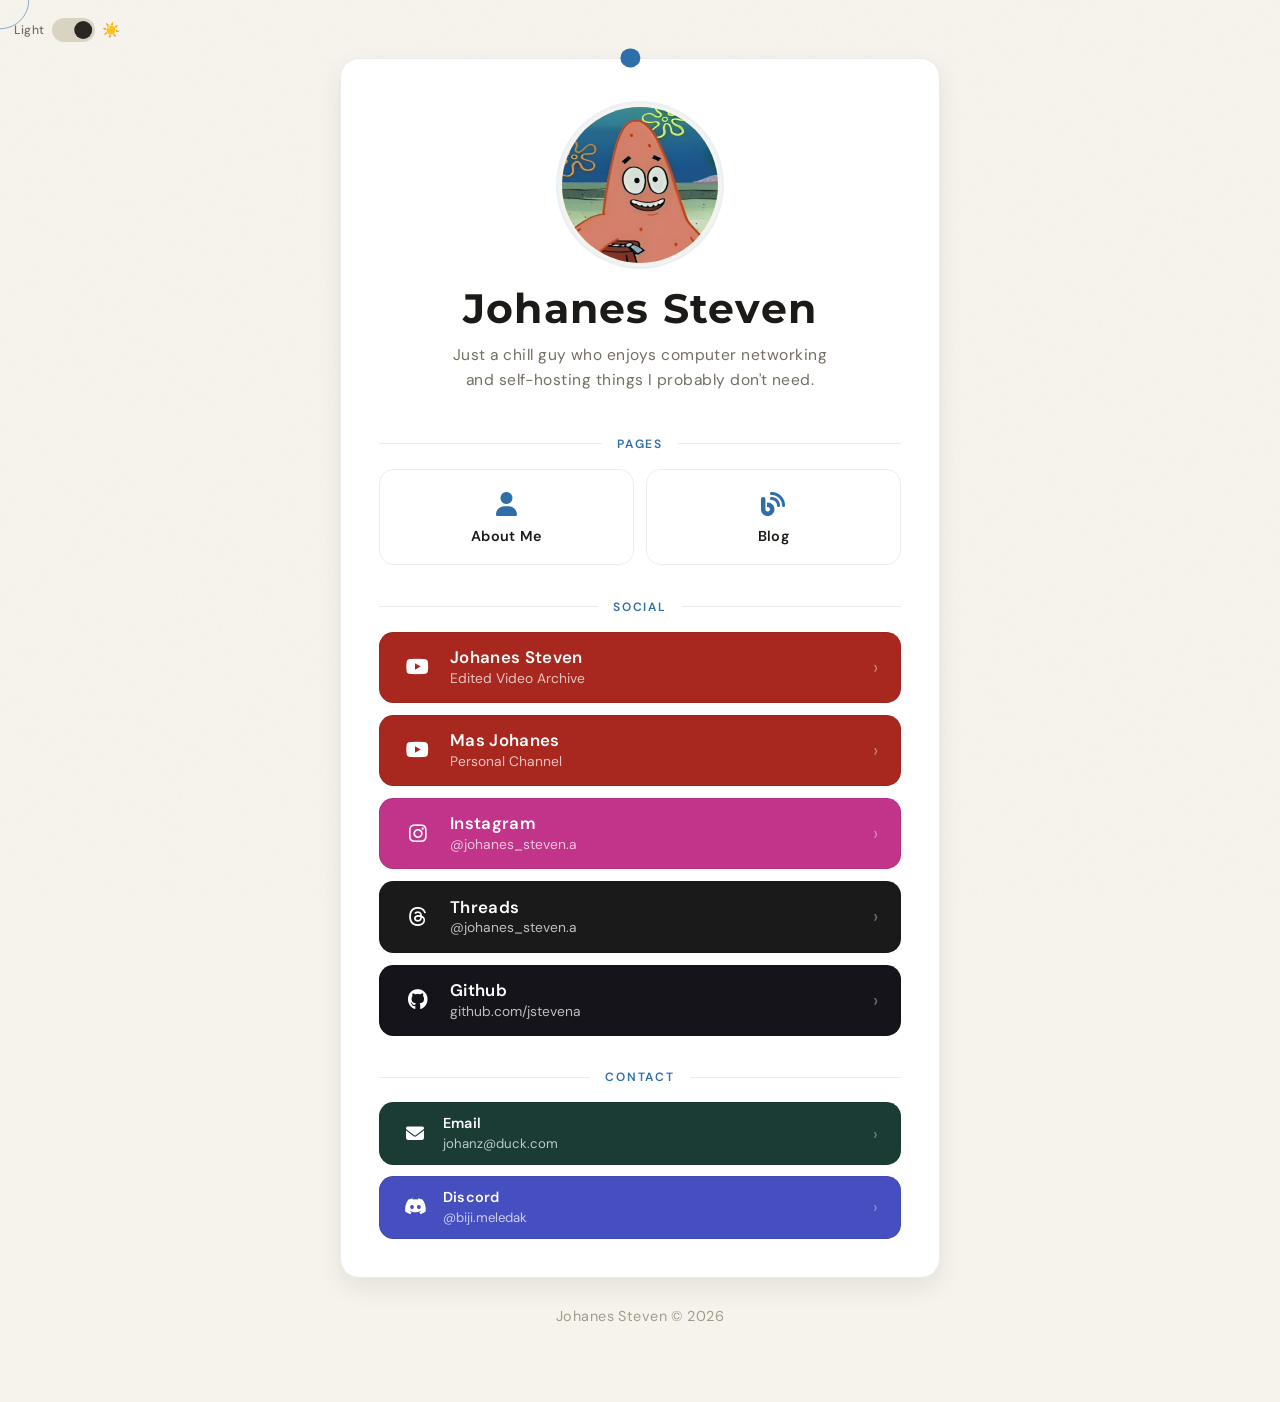
<file: appdata/html/index.html>
<!DOCTYPE html>
<html lang="en" data-theme="dark">
<head>
  <meta charset="UTF-8" />
  <meta name="viewport" content="width=device-width, initial-scale=1.0"/>
  <title>Johanz · Links</title>

  <!-- anti-flicker -->
  <script>
    (function () {
      var saved = null;
      try { saved = localStorage.getItem('theme'); } catch (e) {}
      var theme = saved || (window.matchMedia('(prefers-color-scheme: light)').matches ? 'light' : 'dark');
      document.documentElement.setAttribute('data-theme', theme);
    })();
  </script>

  <link rel="icon" type="image/png" href="favicon.ico">
  <link rel="stylesheet" href="https://cdnjs.cloudflare.com/ajax/libs/font-awesome/6.5.0/css/all.min.css" />
  <link rel="stylesheet" href="style.css" />
</head>
<body>

  <!-- - Theme Toggle - -->
  <div class="toggle-wrap">
    <span class="toggle-label" id="toggle-label">Dark</span>
    <button class="toggle" id="theme-toggle" aria-label="Toggle light/dark mode" onclick="toggleTheme()"></button>
    <span class="toggle-icon" id="toggle-icon">🌙</span>
  </div>

  <!-- - Main Card - -->
  <div class="card">

    <!-- Avatar -->
    <div class="avatar-wrap">
      <div class="avatar"><img id="profile-avatar" src="" alt="" /></div>
    </div>

    <h1 class="name" id="profile-name"></h1>
    <p class="tagline" id="profile-tagline"></p>

    <!-- - Pages Section (isinya di-render dari data.js) - -->
    <div class="pages-section">
      <div class="section-divider">
        <span class="section-label">Pages</span>
      </div>

      <div class="pages" id="page-links">
        <!-- entry di-generate otomatis dari PAGE_LINKS di data.js -->
      </div>
    </div>

    <!-- - Social Section (isinya di-render dari data.js) - -->
    <div class="links-section">
      <div class="section-divider">
        <span class="section-label">Social</span>
      </div>

      <div class="links" id="social-links">
        <!-- entry di-generate otomatis dari SOCIAL_LINKS di data.js -->
      </div>
    </div>

    <!-- - Contact Section (isinya di-render dari data.js) - -->
    <div class="contact-section">
      <div class="section-divider">
        <span class="section-label">Contact</span>
      </div>

      <div class="contact-links" id="contact-links">
        <!-- entry di-generate otomatis dari CONTACT_LINKS di data.js -->
      </div>
    </div>

  </div>

  <div class="footer" id="footer-text"></div>

  <script src="data.js"></script>
  <script src="main.js"></script>

</body>
</html>
</file>
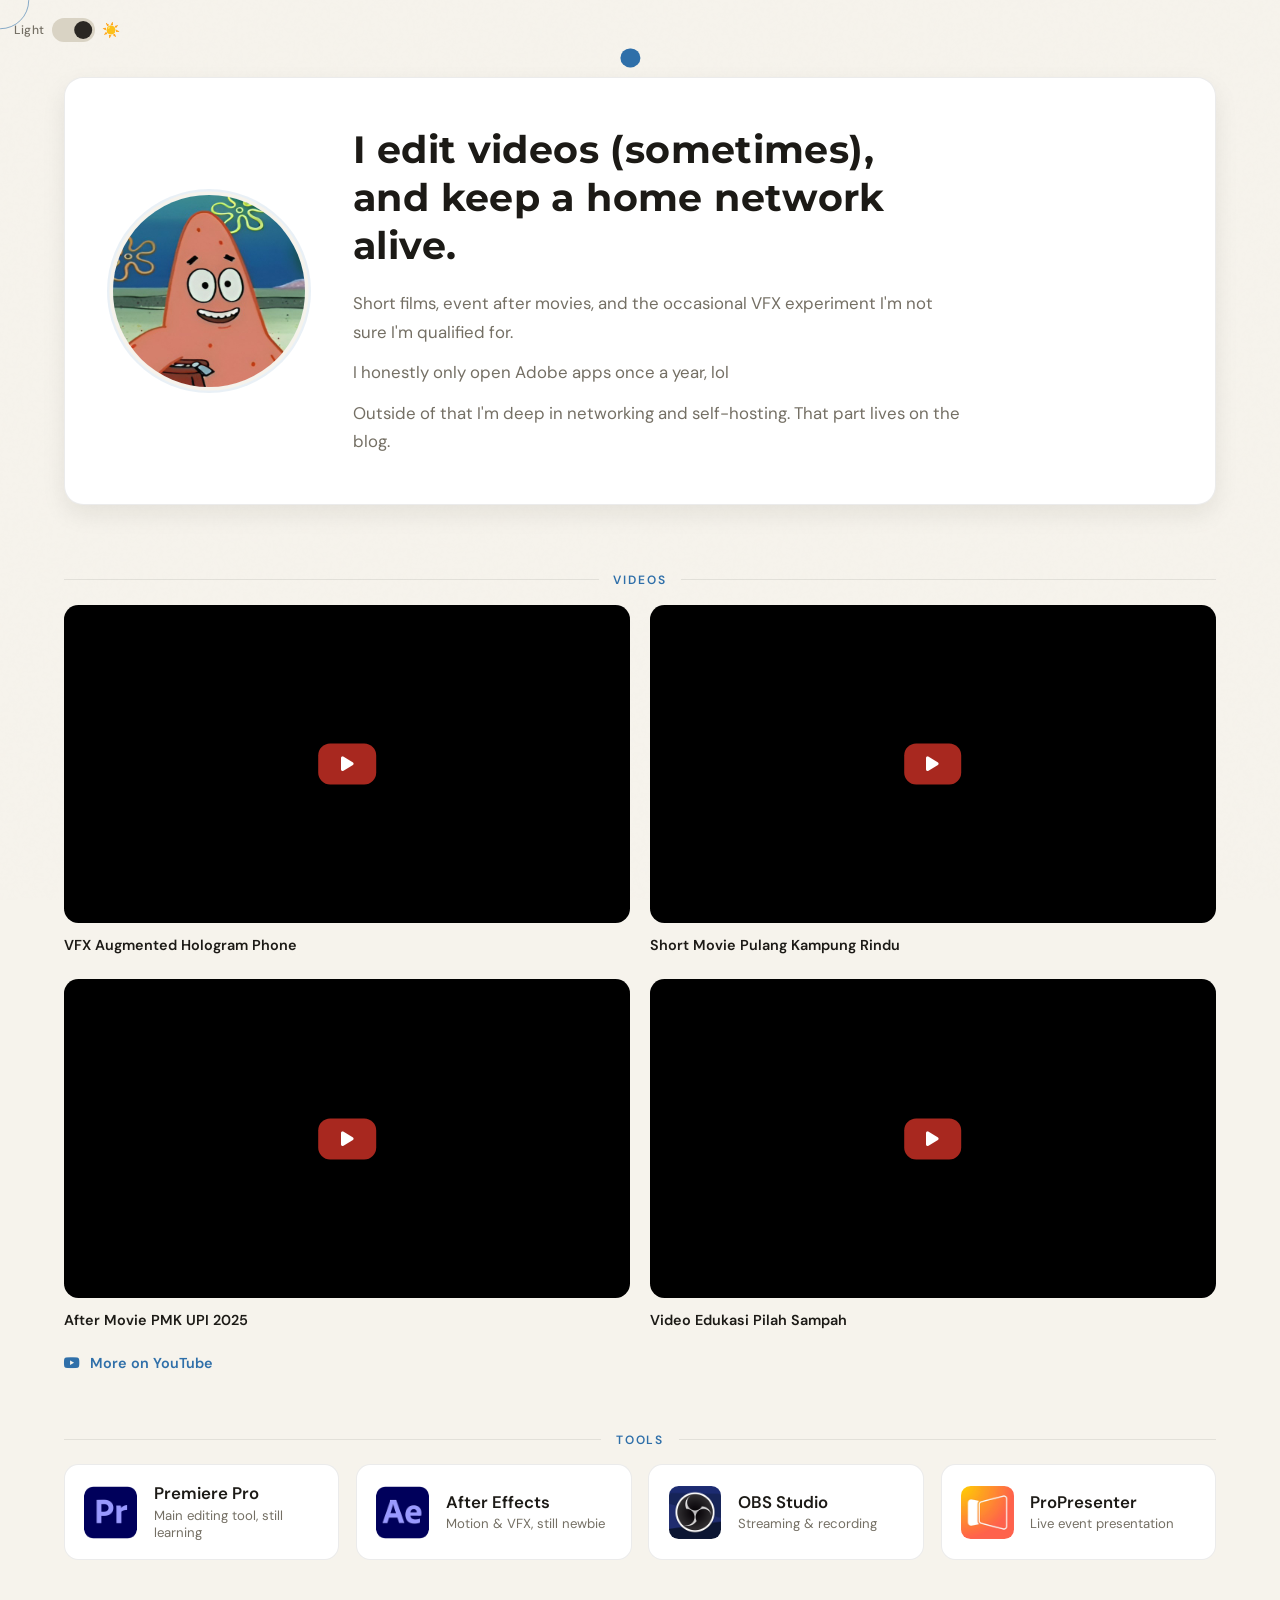
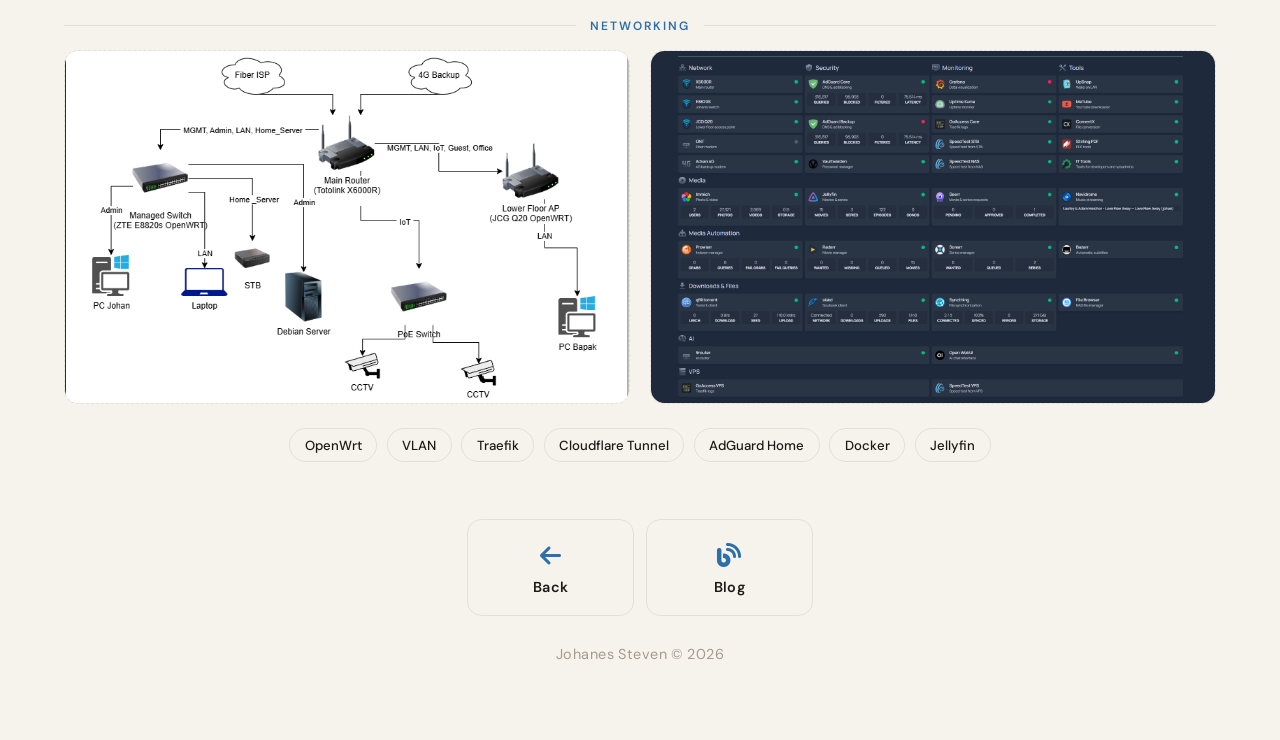
<file: appdata/html/about/index.html>
<!DOCTYPE html>
<html lang="en" data-theme="dark">
<head>
  <meta charset="UTF-8" />
  <meta name="viewport" content="width=device-width, initial-scale=1.0"/>
  <title>Johanz · About Me</title>

  <!-- anti-flicker -->
  <script>
    (function () {
      var saved = null;
      try { saved = localStorage.getItem('theme'); } catch (e) {}
      var theme = saved || (window.matchMedia('(prefers-color-scheme: light)').matches ? 'light' : 'dark');
      document.documentElement.setAttribute('data-theme', theme);
    })();
  </script>

  <link rel="icon" type="image/png" href="../favicon.ico">
  <link rel="stylesheet" href="https://cdnjs.cloudflare.com/ajax/libs/font-awesome/6.5.0/css/all.min.css" />
  <link rel="stylesheet" href="../style.css" />
  <link rel="stylesheet" href="about.css" />
</head>
<body>

  <div class="toggle-wrap">
    <span class="toggle-label" id="toggle-label">Dark</span>
    <button class="toggle" id="theme-toggle" aria-label="Toggle light/dark mode" onclick="toggleTheme()"></button>
    <span class="toggle-icon" id="toggle-icon">🌙</span>
  </div>

  <main class="about-wrap">

    <header class="hero">
      <div class="avatar"><img src="../assets/pic.jpg" alt="Johanes Steven" /></div>
      <div class="hero-text">
        <h1 class="hero-title" id="hero-title"></h1>
        <div class="hero-intro" id="hero-intro"></div>
      </div>
    </header>

    <section class="block">
      <div class="section-divider"><span class="section-label">Videos</span></div>
      <div id="video-area"></div>
      <a class="more-link" id="video-more" target="_blank" rel="noopener noreferrer">
        <i class="fa-brands fa-youtube"></i> More on YouTube
      </a>
    </section>

    <section class="block">
      <div class="section-divider"><span class="section-label">Tools</span></div>
      <div class="tools" id="creative-skills"></div>
    </section>

    <section class="block">
      <div class="section-divider"><span class="section-label">Networking</span></div>
      <div class="slots" id="network-slots"></div>
      <div class="chips" id="network-stack"></div>
    </section>

    <nav class="end-row">
      <a href="../" class="page-btn"><span class="page-icon"><i class="fa-solid fa-arrow-left"></i></span><span class="page-title">Back</span></a>
      <a href="https://blog.johanz.my.id" target="_blank" rel="noopener noreferrer" class="page-btn"><span class="page-icon"><i class="fa-solid fa-blog"></i></span><span class="page-title">Blog</span></a>
    </nav>

  </main>

  <div class="footer" id="footer-text"></div>

  <script src="../data.js"></script>
  <script src="../main.js"></script>
  <script src="about.js"></script>
</body>
</html>
</file>
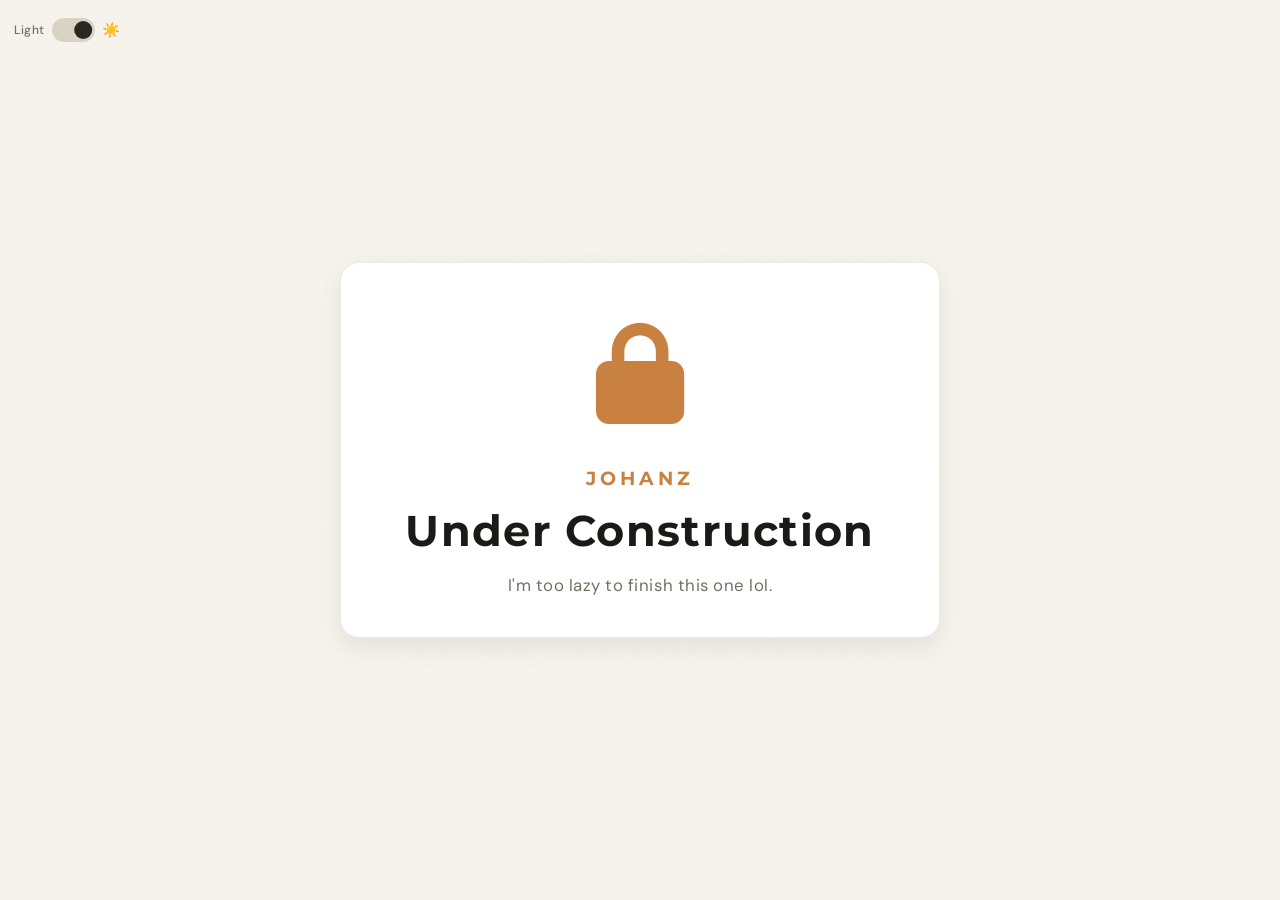
<file: appdata/html/under-construction/index.html>
<!DOCTYPE html>
<html lang="en" data-theme="dark">
<head>
  <meta charset="UTF-8" />
  <meta name="viewport" content="width=device-width, initial-scale=1.0"/>
  <title>Under Construction</title>
  <link rel="icon" type="image/png" href="../assets/huh.png">
  <link rel="stylesheet" href="https://cdnjs.cloudflare.com/ajax/libs/font-awesome/6.5.0/css/all.min.css" />
  <link rel="stylesheet" href="../style.css" />
  <link rel="stylesheet" href="under-construction.css" />
</head>
<body>

  <!-- ── Theme Toggle ── -->
  <div class="toggle-wrap">
    <span class="toggle-label" id="toggle-label">Dark</span>
    <button class="toggle" id="theme-toggle" aria-label="Toggle light/dark mode" onclick="toggleTheme()"></button>
    <span class="toggle-icon" id="toggle-icon">🌙</span>
  </div>

<!-- ── Main Card (Under Construction) ── -->
  <div class="card construction-card">

    <!-- Ikon Gembok Tanpa Background Bulat -->
    <div class="lock-icon-wrap">
      <i class="fa-solid fa-lock"></i>
    </div>

    <span class="web-name">Johanz</span>
    <h1 class="name">Under Construction</h1>
    <p class="tagline">I'm too lazy to finish this one lol.</p>

  </div>

  <script src="../main.js"></script>
</body>
</html>
</file>
<file: appdata/html/style.css>
@import url('https://fonts.googleapis.com/css2?family=DM+Sans:wght@400;500;600&family=Montserrat:wght@600;700&display=swap');

html {
  font-size: 120%;
}

:root {
  --bg: #0c0c0e;
  --bg-elevated: #17171a;
  --text: #f3f1ec;
  --subtext: #9a968d;
  --accent: #6fa8dc;
  --accent-soft: rgba(111, 168, 220, 0.14);
  --toggle-bg: #3a3a3d;
  --toggle-knob: #f3f1ec;
  --shadow: 0 0.75rem 1.75rem rgba(0, 0, 0, 0.35);
  --shadow-sm: 0 0.5rem 1.25rem rgba(0, 0, 0, 0.25);
  --footer: #6b6862;
  --divider-line: rgba(255, 255, 255, 0.08);
  --card-border: rgba(255, 255, 255, 0.08);
}

[data-theme="light"] {
  --bg: #f6f3ec;
  --bg-elevated: #ffffff;
  --text: #1c1a16;
  --subtext: #746f64;
  --accent: #2f6fa9;
  --accent-soft: rgba(47, 111, 169, 0.10);
  --toggle-bg: #d9d3c4;
  --toggle-knob: #2a2723;
  --shadow: 0 0.75rem 1.75rem rgba(30, 25, 10, 0.12);
  --shadow-sm: 0 0.5rem 1.25rem rgba(30, 25, 10, 0.08);
  --footer: #a39c8c;
  --divider-line: rgba(0, 0, 0, 0.08);
  --card-border: rgba(0, 0, 0, 0.08);
}

*, *::before, *::after {
  box-sizing: border-box;
  margin: 0;
  padding: 0;
}

body {
  font-family: 'DM Sans', sans-serif;
  background: var(--bg);
  color: var(--text);
  min-height: 100vh;
  min-height: 100dvh; /* Mengikuti tinggi dinamis layar mobile tanpa terpotong address bar */
  display: flex;
  flex-direction: column;
  align-items: center;
  justify-content: flex-start;
  padding: 3rem 1rem 4rem;
  transition: background 0.35s, color 0.35s;
  position: relative;
}

/* grain halus doang, gak pakai radial glow lagi biar background flat */
body::before {
  content: '';
  position: fixed;
  inset: 0;
  background-image: url("data:image/svg+xml,%3Csvg viewBox='0 0 200 200' xmlns='http://www.w3.org/2000/svg'%3E%3Cfilter id='n'%3E%3CfeTurbulence type='fractalNoise' baseFrequency='0.9' numOctaves='4' stitchTiles='stitch'/%3E%3C/filter%3E%3Crect width='100%25' height='100%25' filter='url(%23n)' opacity='0.03'/%3E%3C/svg%3E");
  pointer-events: none;
  z-index: 0;
  opacity: 0.35;
}

* { cursor: none; } /* hide default */
*, *:hover { cursor: none; }

.cursor-dot, .cursor-ring {
  position: fixed;
  border-radius: 50%;
  pointer-events: none;
  z-index: 9999;
  transform: translate(-50%, -50%);
}

.cursor-dot {
  width: 1rem; height: 1rem;
  background: var(--accent);
  transition: width .15s, height .15s, opacity .2s, transform .1s;
}

.cursor-ring {
  width: 3rem; height: 3rem;
  border: 0.09375rem solid color-mix(in srgb, var(--accent) 55%, transparent);
  transition:
    width .25s cubic-bezier(.23, 1, .32, 1),
    height .25s cubic-bezier(.23, 1, .32, 1),
    border-radius .25s,
    opacity .2s;
}

.cursor-dot.hovering  { width: 0.75rem; height: 0.75rem; opacity: 0.4; }
.cursor-ring.hovering {
  width: 3.625rem; height: 3.625rem;
  border-radius: 0.375rem;
  border-color: color-mix(in srgb, var(--accent) 85%, transparent);
}

.cursor-ripple {
  position: fixed;
  width: 0; height: 0;
  border-radius: 50%;
  border: 0.09375rem solid color-mix(in srgb, var(--accent) 60%, transparent);
  pointer-events: none;
  z-index: 9998;
  transform: translate(-50%, -50%);
  animation: ripple-out .6s cubic-bezier(.2, .8, .4, 1) forwards;
}

@keyframes ripple-out {
  to {
    width: 6.25rem; height: 6.25rem;
    opacity: 0;
  }
}

/* - Toggle (Pojok Kiri) - */
.toggle-wrap {
  position: fixed;
  top: 0.95rem;
  left: 0.75rem; /* Pindah dari right ke left */
  z-index: 100;
  display: flex;
  align-items: center;
  gap: 0.375rem;
  transition: transform 0.3s ease, opacity 0.3s ease;
}

.toggle-wrap.toggle-hidden {
  transform: translateX(-150%); /* Geser ke kiri sampai hilang saat di-scroll */
  opacity: 0;
  pointer-events: none;
}

.toggle-label {
  font-size: 0.625rem;
  color: var(--subtext);
  font-weight: 500;
  letter-spacing: 0.04em;
  transition: color 0.35s;
}

.toggle {
  width: 2.25rem;
  height: 1.25rem;
  background: var(--toggle-bg);
  border-radius: 999px;
  cursor: pointer;
  position: relative;
  border: none;
  outline: none;
  transition: background 0.35s;
  flex-shrink: 0;
}

.toggle::after {
  content: '';
  position: absolute;
  top: 0.15625rem;
  left: 0.15625rem;
  width: 0.9375rem;
  height: 0.9375rem;
  background: var(--toggle-knob);
  border-radius: 50%;
  transition: transform 0.25s cubic-bezier(.4, 0, .2, 1), background 0.35s;
}

[data-theme="light"] .toggle::after {
  transform: translateX(1rem);
}

.toggle-icon { font-size: 0.75rem; }

.card {
  position: relative;
  z-index: 1;
  width: 100%;
  max-width: 31.25rem;
  display: flex;
  flex-direction: column;
  align-items: center;
  padding: 2.5rem 2rem 2rem;
  border-radius: 1rem;
  background: var(--bg-elevated);
  border: 0.0625rem solid var(--card-border);
  box-shadow: var(--shadow-sm);
  transition: padding 0.3s ease;
  animation: fadeUp 0.5s ease both;
}

/* - Avatar -
    Ring statis (dua lapis box-shadow), gak ada conic-gradient yang muter. */
.avatar-wrap {
  margin-bottom: 1.125rem;
  position: relative;
}

.avatar {
  width: 8.125rem;
  height: 8.125rem;
  border-radius: 50%;
  display: flex;
  align-items: center;
  justify-content: center;
  font-family: 'Montserrat', sans-serif;
  font-size: 1.75rem;
  font-weight: 700;
  color: #fff;
  box-shadow: 0 0 0 0.1875rem var(--bg), 0 0 0 0.3125rem var(--accent-soft);
  position: relative;
  z-index: 1;
}

.avatar img {
  width: 100%;
  height: 100%;
  object-fit: cover;
  border-radius: 50%;
  display: block;
}

.name {
  font-family: 'Montserrat', sans-serif;
  font-size: 2.125rem;
  font-weight: 700;
  letter-spacing: 0.03em;
  text-align: center;
  margin-bottom: 0.5rem;
  color: var(--text);
  transition: color 0.35s;
}

.tagline {
  font-size: 0.8125rem;
  color: var(--subtext);
  text-align: center;
  max-width: 20rem;
  margin: 0 auto 0.5rem;
  line-height: 1.6;
  letter-spacing: 0.03em;
  transition: color 0.35s;
}

/* - Shared Section Wrapper (Pages / Social / Contact) - */
.pages-section,
.links-section,
.contact-section {
  width: 100%;
  margin-top: 1.75rem;
  animation: fadeUp 0.4s ease both;
}

.links-section { animation-delay: 0.14s; }
.contact-section { animation-delay: 0.28s; }

/* - Shared Divider - */
.section-divider {
  display: flex;
  align-items: center;
  gap: 0.75rem;
  margin-bottom: 0.875rem;
}

.section-divider::before,
.section-divider::after {
  content: '';
  flex: 1;
  height: 1px;
  background: var(--divider-line);
  transition: background 0.35s;
}

.section-label {
  font-size: 0.625rem;
  font-weight: 600;
  letter-spacing: 0.16em;
  text-transform: uppercase;
  color: var(--accent);
  white-space: nowrap;
  transition: color 0.35s;
}

/* - Page Links (About Me / Blog, dst) - */
.pages {
  width: 100%;
  display: grid;
  grid-template-columns: repeat(auto-fit, minmax(7rem, 1fr));
  gap: 0.625rem;
}

.page-btn {
  display: flex;
  flex-direction: column;
  align-items: center;
  justify-content: center;
  gap: 0.375rem;
  padding: 1rem 0.75rem;
  border-radius: 0.75rem;
  border: 0.0625rem solid var(--card-border);
  background: transparent;
  color: var(--text);
  text-decoration: none;
  font-family: 'DM Sans', sans-serif;
  text-align: center;
  transition: background 0.15s ease, border-color 0.15s ease;
  animation: fadeUp 0.4s ease both;
}

.page-btn:hover {
  background: var(--accent-soft);
  border-color: var(--accent);
}
.page-btn:active { background: var(--accent-soft); }

.page-icon { font-size: 1.25rem; color: var(--accent); }

.page-title {
  font-size: 0.75rem;
  font-weight: 600;
  letter-spacing: 0.02em;
}

.pages .page-btn:nth-child(1) { animation-delay: .04s }
.pages .page-btn:nth-child(2) { animation-delay: .08s }
.pages .page-btn:nth-child(3) { animation-delay: .12s }

/* - Social Links - */
.links {
  width: 100%;
  display: flex;
  flex-direction: column;
  gap: 0.625rem;
}

.link-btn {
  width: 100%;
  display: flex;
  align-items: center;
  gap: 0.875rem;
  padding: 0.75rem 1.125rem;
  border-radius: 0.75rem;
  border: 0.0625rem solid var(--card-border);
  cursor: pointer;
  font-family: 'DM Sans', sans-serif;
  text-decoration: none;
  color: #fff;
  position: relative;
  transition: transform 0.18s ease, filter 0.18s ease, box-shadow 0.18s ease, border-color 0.18s ease;
  animation: fadeUp 0.4s ease both;
}

.link-btn:hover {
  transform: translateY(-2px);
  filter: brightness(1.1);
  box-shadow: var(--shadow);
  border-color: rgba(255, 255, 255, 0.2);
}
.link-btn:active { transform: scale(0.98); filter: brightness(0.95); }

.btn-icon {
  width: 1.625rem;
  text-align: center;
  flex-shrink: 0;
  font-size: 1.0625rem;
  display: flex;
  align-items: center;
  justify-content: center;
}

.btn-text {
  display: flex;
  flex-direction: column;
  gap: 0.125rem;
  flex: 1;
}

.btn-title {
  font-size: 0.875rem;
  font-weight: 600;
  line-height: 1.2;
  letter-spacing: 0.02em;
}

.btn-desc {
  font-size: 0.71875rem;
  font-weight: 400;
  opacity: 0.72;
  line-height: 1.3;
}

.btn-arrow {
  font-size: 1rem;
  opacity: 0.4;
  flex-shrink: 0;
  transition: transform 0.18s, opacity 0.18s;
}

.link-btn:hover .btn-arrow { transform: translateX(2px); opacity: 0.8; }

/* Social button animation delays */
.link-btn:nth-child(1) { animation-delay: .08s }
.link-btn:nth-child(2) { animation-delay: .14s }
.link-btn:nth-child(3) { animation-delay: .20s }
.link-btn:nth-child(4) { animation-delay: .26s }
.link-btn:nth-child(5) { animation-delay: .32s }

/* - Social Button Colors - */
.btn-github {
  background: #14141a;
}

.btn-youtube {
  background: #a8281f;
}

.btn-instagram {
  background: #c1348a;
}

.btn-threads {
  background: #1a1a1a;
}

/* - Contact Links - */
.contact-links {
  display: flex;
  flex-direction: column;
  gap: 0.5625rem;
}

.contact-btn {
  width: 100%;
  display: flex;
  align-items: center;
  gap: 0.75rem;
  padding: 0.625rem 1.125rem;
  border-radius: 0.75rem;
  border: 0.0625rem solid var(--card-border);
  text-decoration: none;
  color: #fff;
  position: relative;
  transition: filter 0.15s ease, border-color 0.15s ease;
}

.contact-btn:hover { 
  filter: brightness(1.12); 
  border-color: rgba(255, 255, 255, 0.2);
}
.contact-btn:active { filter: brightness(0.92); }

.contact-icon {
  width: 1.375rem;
  text-align: center;
  flex-shrink: 0;
  font-size: 0.9375rem;
  display: flex;
  align-items: center;
  justify-content: center;
}

.contact-text {
  display: flex;
  flex-direction: column;
  gap: 0.125rem;
  flex: 1;
}

.contact-platform {
  font-size: 0.75rem;
  font-weight: 600;
  letter-spacing: 0.02em;
  line-height: 1.2;
}

.contact-value {
  font-size: 0.6875rem;
  font-weight: 400;
  opacity: 0.72;
  line-height: 1.3;
}

.contact-arrow {
  font-size: 0.875rem;
  opacity: 0.4;
  flex-shrink: 0;
  transition: transform 0.2s, opacity 0.2s;
}

.contact-btn:hover .contact-arrow { transform: translateX(2px); opacity: 0.7; }

/* - Contact Button Colors - */
.btn-email {
  background: #1a3c34;
}

.btn-whatsapp {
  background: #1d5a34;
}

.btn-discord {
  background: #454FBF;
}

/* - Footer - */
.footer {
  margin-top: 1.5rem;
  text-align: center;
  font-size: 0.75rem;
  color: var(--footer);
  letter-spacing: 0.03em;
  transition: color 0.35s;
}

/* - Animations - */
@keyframes fadeUp {
  from { opacity: 0; transform: translateY(20px); }
  to   { opacity: 1; transform: translateY(0); }
}

/* - Mobile: gap kanan-kiri dikecilin - */
@media (max-width: 30rem) {
  .card {
    padding: 2rem 1.125rem 1.75rem;
  }
}
</file>
<file: appdata/html/about/about.css>
/* About page: token & font dari ../style.css, layout sendiri (lebih lebar dari linktree) */
.about-wrap {
  position: relative;
  z-index: 1;
  width: 100%;
  max-width: 60rem;
  padding-top: 1rem;
}

/* hero: foto kiri, teks kanan */
.hero {
  display: grid;
  grid-template-columns: auto 1fr;
  gap: 2.5rem;
  align-items: center;
  margin-bottom: 3.5rem;
  /* kotak ala card di halaman utama */
  padding: 2.5rem;
  border-radius: 1rem;
  background: var(--bg-elevated);
  border: 0.0625rem solid var(--card-border);
  box-shadow: var(--shadow-sm);
  animation: fadeUp 0.5s ease both;
}
.hero .avatar { width: 10rem; height: 10rem; }
.hero-title {
  font-family: 'Montserrat', sans-serif;
  font-size: 2rem;
  font-weight: 700;
  line-height: 1.25;
  letter-spacing: 0.01em;
  margin-bottom: 1rem;
  max-width: 28rem;
}
.hero-intro {
  max-width: 32rem;
  display: flex;
  flex-direction: column;
  gap: 0.625rem;
  font-size: 0.875rem;
  line-height: 1.7;
  color: var(--subtext);
}

.block { margin-bottom: 3rem; }

/* video */
.video-frame {
  position: relative;
  aspect-ratio: 16 / 9;
  border-radius: 0.75rem;
  overflow: hidden;
  border: 0.0625rem solid var(--card-border);
  background: #000;
}
.video-frame iframe, .video-thumb {
  position: absolute; inset: 0;
  width: 100%; height: 100%;
  border: 0;
}
.video-frame iframe { cursor: auto; }
.video-thumb {
  padding: 0;
  background: #000 center / cover no-repeat;
  color: #fff;
}
.video-thumb::after {
  content: '';
  position: absolute; inset: 0;
  background: rgba(0, 0, 0, 0.3);
  transition: background 0.18s ease;
}
.video-thumb:hover::after { background: rgba(0, 0, 0, 0.05); }
.video-thumb i {
  position: absolute;
  left: 50%; top: 50%;
  z-index: 1;
  transform: translate(-50%, -50%);
  display: flex; align-items: center; justify-content: center;
  width: 3rem; height: 2.125rem;
  border-radius: 0.625rem;
  background: #a8281f;
  font-size: 0.875rem;
}
.video-title { display: block; margin-top: 0.625rem; font-size: 0.75rem; font-weight: 600; line-height: 1.4; }

.video-grid {
  display: grid;
  grid-template-columns: repeat(2, 1fr);
  gap: 1.25rem 1rem;
}
.video-empty { text-align: center; font-size: 0.8125rem; color: var(--subtext); padding: 2rem 0; }

.more-link {
  display: inline-flex; align-items: center; gap: 0.5rem;
  margin-top: 1.25rem;
  font-size: 0.75rem; font-weight: 600;
  color: var(--accent); text-decoration: none;
}
.more-link:hover { text-decoration: underline; }

/* tools */
.tools { display: grid; grid-template-columns: repeat(auto-fit, minmax(12rem, 1fr)); gap: 0.875rem; }
.tool {
  display: flex; align-items: center; gap: 0.875rem;
  padding: 0.875rem 1rem;
  border-radius: 0.75rem;
  border: 0.0625rem solid var(--card-border);
  background: var(--bg-elevated);
}
.tool-mark {
  flex-shrink: 0;
  width: 2.75rem; height: 2.75rem;
  display: flex; align-items: center; justify-content: center;
  border-radius: 0.5rem;
  font-family: 'Montserrat', sans-serif;
  font-size: 1.0625rem; font-weight: 700;
}
.tool-icon {
  flex-shrink: 0;
  width: 2.75rem; height: 2.75rem;
  object-fit: contain;
  border-radius: 0.5rem;
}
.tool-title { display: block; font-size: 0.875rem; font-weight: 600; }
.tool-desc { display: block; margin-top: 0.125rem; font-size: 0.6875rem; color: var(--subtext); line-height: 1.35; }

/* networking */
.slots { display: grid; grid-template-columns: repeat(auto-fit, minmax(16rem, 1fr)); gap: 1rem; }
.slot {
  aspect-ratio: 16 / 10;
  border-radius: 0.75rem;
  border: 0.0625rem dashed var(--divider-line);
  display: flex; flex-direction: column; align-items: center; justify-content: center; gap: 0.375rem;
  font-size: 0.75rem; color: var(--subtext); text-align: center;
  overflow: hidden;
}
.slot img { width: 100%; height: 100%; object-fit: cover; display: block; }
.slot strong { font-size: 0.8125rem; font-weight: 600; color: var(--text); }
.chips { display: flex; flex-wrap: wrap; justify-content: center; gap: 0.5rem; margin-top: 1.25rem; }
.chip {
  padding: 0.375rem 0.75rem;
  border-radius: 999px;
  border: 0.0625rem solid var(--card-border);
  font-size: 0.6875rem; font-weight: 500;
}

.end-row { display: flex; gap: 0.625rem; max-width: 18rem; margin: 0 auto; }
.end-row .page-btn { flex: 1; }

/* lightbox */
body.lb-open { overflow: hidden; }
.lightbox {
  position: fixed; inset: 0;
  z-index: 1000;            /* di bawah custom cursor (9999) */
  display: flex; align-items: center; justify-content: center;
  padding: 1.5rem;
  background: rgba(0, 0, 0, 0.82);
  backdrop-filter: blur(4px);
  animation: lbFade 0.2s ease both;
}
@keyframes lbFade { from { opacity: 0; } to { opacity: 1; } }
.lb-video {
  width: min(92vw, calc(82vh * 16 / 9), 72rem);
  aspect-ratio: 16 / 9;
  border-radius: 0.75rem;
  overflow: hidden;
  background: #000;
  box-shadow: 0 1.5rem 4rem rgba(0, 0, 0, 0.6);
}
.lb-video iframe { width: 100%; height: 100%; border: 0; cursor: auto; display: block; }
.lb-img {
  max-width: 92vw; max-height: 85vh;
  object-fit: contain;
  border-radius: 0.75rem;
  box-shadow: 0 1.5rem 4rem rgba(0, 0, 0, 0.6);
}
.lb-close {
  position: absolute; top: 1rem; right: 1rem;
  width: 2.5rem; height: 2.5rem;
  border-radius: 50%;
  border: 0.0625rem solid rgba(255, 255, 255, 0.25);
  background: rgba(255, 255, 255, 0.1);
  color: #fff; font-size: 1rem;
  display: flex; align-items: center; justify-content: center;
}
.lb-close:hover { background: rgba(255, 255, 255, 0.2); }
@media (prefers-reduced-motion: reduce) { .lightbox { animation: none; } }

@media (max-width: 48rem) {
  .hero { grid-template-columns: 1fr; justify-items: center; text-align: center; gap: 1.5rem; margin-bottom: 2.5rem; padding: 2rem 1.125rem 1.75rem; }
  .hero-title { font-size: 1.5rem; }
  .video-grid { grid-template-columns: 1fr; }
}
</file>
<file: appdata/html/under-construction/under-construction.css>
/* ── Menyelaraskan Layout agar di Tengah Layar seperti Error Page ── */
body {
  min-height: 100vh;
  min-height: 100dvh; /* Mengikuti tinggi dinamis layar mobile tanpa terpotong address bar */
  display: flex;
  flex-direction: column;
  align-items: center;
  justify-content: center !important; /* Paksa jadi center secara vertikal */
  padding: 1rem !important;        /* Kurangi padding body di mobile agar tidak mentok ke bawah */
  overflow: hidden;
}

/* ── Under Construction Specific Styles ── */
.construction-card {
  width: 100%;
  max-width: 31.25rem !important; /* Ukuran tetap sama seperti sebelumnya */
  text-align: center;
  align-items: center;
}

/* Style khusus gembok tanpa background bulat */
.lock-icon-wrap {
  font-size: 5.25rem; 
  color: #c88141;     
  margin-bottom: 1.25rem;
}

.web-name {
  font-family: 'Montserrat', sans-serif;
  font-size: 1.0rem;
  font-weight: 700;
  letter-spacing: 0.2em;
  text-transform: uppercase;
  color: #c88141;
  margin-bottom: 0.75rem;
}

.construction-card .name {
  font-size: 2.25rem;
  margin-bottom: 0.75rem;
}

.construction-card .tagline {
  margin-bottom: 0;
  font-size: 0.875rem;
}

/* Matikan custom cursor khusus di halaman ini */
html, body, body *, a, button {
  cursor: auto !important;
}

.cursor-dot, .cursor-ring {
  display: none !important;
}

@media (max-width: 30rem) {
  .construction-card {
    padding: 2rem 1.125rem 1.75rem;
  }
  .construction-card .name {
    font-size: 1.75rem;
  }
}
</file>
